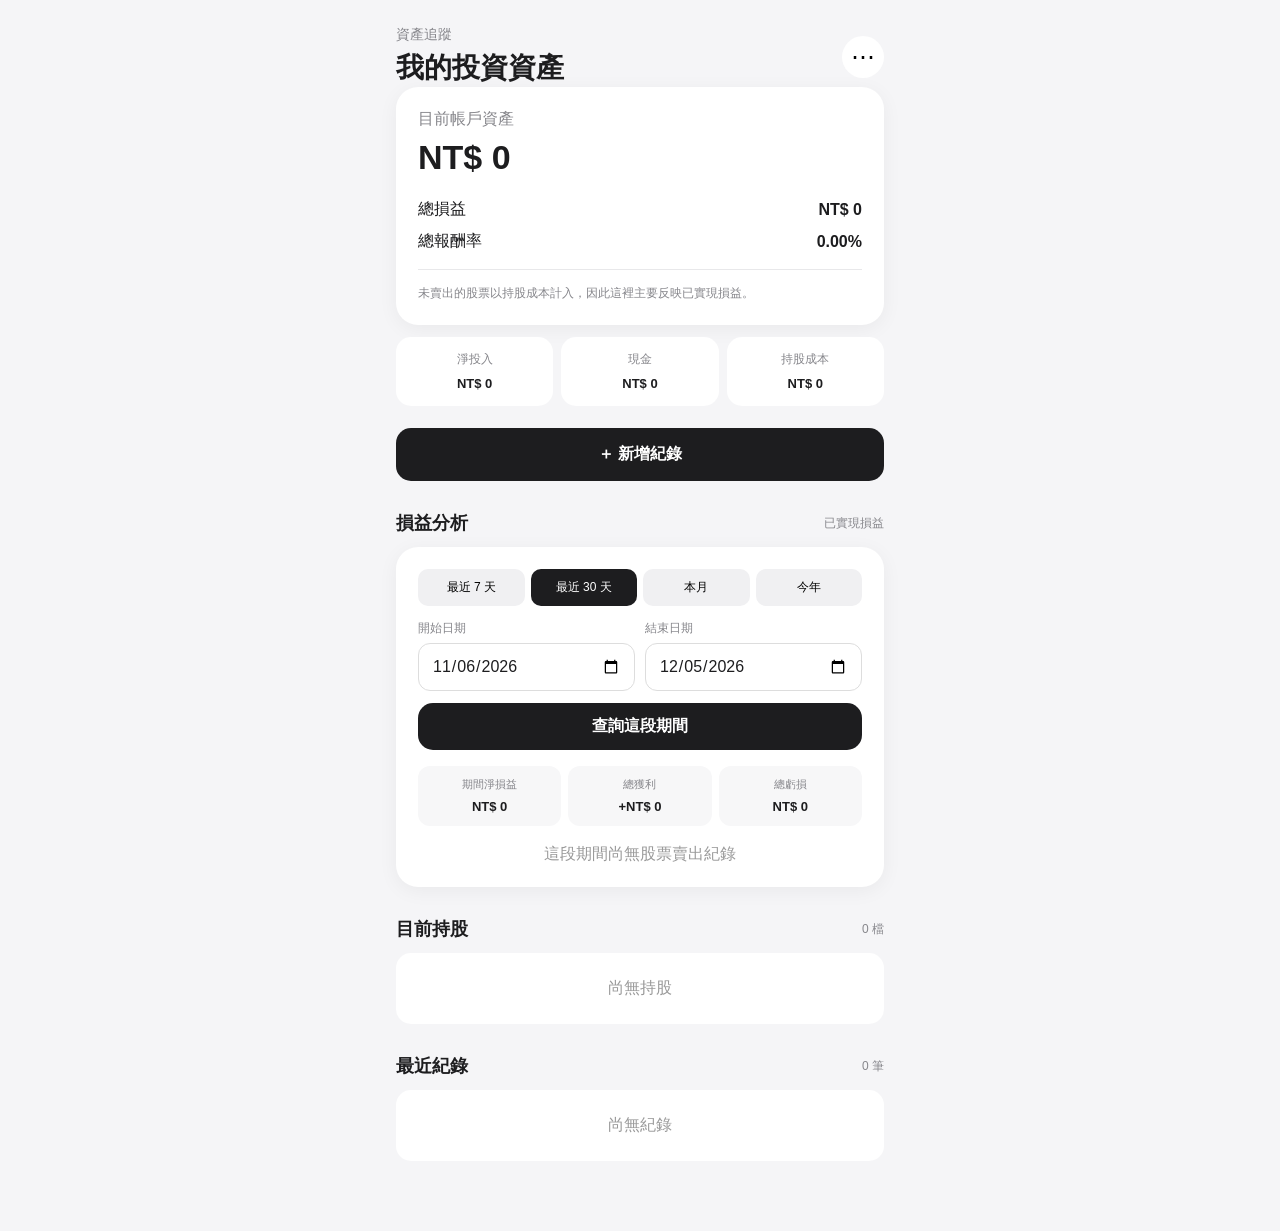
<file: index.html>
<!DOCTYPE html>
<html lang="zh-Hant">
<head>
  <meta charset="UTF-8">
  <meta name="viewport" content="width=device-width, initial-scale=1.0, viewport-fit=cover">
  <meta name="theme-color" content="#f5f5f7">
  <title>我的投資資產</title>
  <link rel="stylesheet" href="style.css?v=5.0.0">
</head>
<body>
<main class="app">
  <header class="page-header">
    <div>
      <p class="subtitle">資產追蹤</p>
      <h1>我的投資資產</h1>
    </div>
    <button id="manageButton" class="icon-button" type="button" aria-label="資料管理">⋯</button>
  </header>

  <section class="total-card">
    <p class="card-label">目前帳戶資產</p>
    <h2 id="totalAssets">NT$ 0</h2>
    <div class="profit-row"><span>總損益</span><strong id="profit">NT$ 0</strong></div>
    <div class="profit-row"><span>總報酬率</span><strong id="returnRate">0.00%</strong></div>
    <p class="valuation-note">未賣出的股票以持股成本計入，因此這裡主要反映已實現損益。</p>
  </section>

  <section class="stats">
    <div class="stat-card"><span>淨投入</span><strong id="netDeposit">NT$ 0</strong></div>
    <div class="stat-card"><span>現金</span><strong id="cash">NT$ 0</strong></div>
    <div class="stat-card"><span>持股成本</span><strong id="stockValue">NT$ 0</strong></div>
  </section>

  <button id="addButton" class="add-button" type="button">＋ 新增紀錄</button>

  <section class="analysis-section">
    <div class="section-title-row">
      <h3>損益分析</h3>
      <span class="section-count">已實現損益</span>
    </div>

    <div class="analysis-card">
      <div class="quick-range">
        <button type="button" class="range-button" data-range="7">最近 7 天</button>
        <button type="button" class="range-button" data-range="30">最近 30 天</button>
        <button type="button" class="range-button" data-range="month">本月</button>
        <button type="button" class="range-button" data-range="year">今年</button>
      </div>

      <div class="date-range">
        <div>
          <label for="analysisStart">開始日期</label>
          <input id="analysisStart" type="date">
        </div>
        <div>
          <label for="analysisEnd">結束日期</label>
          <input id="analysisEnd" type="date">
        </div>
      </div>

      <button id="analyzeButton" class="analyze-button" type="button">查詢這段期間</button>

      <div class="analysis-summary">
        <div><span>期間淨損益</span><strong id="periodNet">NT$ 0</strong></div>
        <div><span>總獲利</span><strong id="periodProfit">NT$ 0</strong></div>
        <div><span>總虧損</span><strong id="periodLoss">NT$ 0</strong></div>
      </div>

      <div id="stockAnalysisList" class="analysis-empty">這段期間尚無股票賣出紀錄</div>
    </div>
  </section>

  <section class="holdings">
    <div class="section-title-row"><h3>目前持股</h3><span id="holdingCount" class="section-count">0 檔</span></div>
    <div id="holdingList" class="empty">尚無持股</div>
  </section>

  <section class="records">
    <div class="section-title-row"><h3>最近紀錄</h3><span id="recordCount" class="section-count">0 筆</span></div>
    <div id="recordList" class="empty">尚無紀錄</div>
  </section>
</main>

<div id="modal" class="modal" aria-hidden="true">
  <div class="modal-content">
    <div class="modal-header">
      <h2 id="modalTitle">新增紀錄</h2>
      <button id="closeButton" class="close-button" type="button">×</button>
    </div>

    <form id="transactionForm">
      <label for="type">類型</label>
      <select id="type" required>
        <option value="deposit">入金</option>
        <option value="withdraw">出金</option>
        <option value="buy">買入股票</option>
        <option value="sell">賣出股票</option>
      </select>

      <div id="stockNameField" class="conditional-field">
        <label for="stockName">股票名稱</label>
        <input id="stockName" type="text" maxlength="40" list="stockSuggestions" autocomplete="off" placeholder="例如：台積電">
        <datalist id="stockSuggestions"></datalist>
      </div>

      <div id="buySharesField" class="conditional-field">
        <label for="buyShares">買入股數</label>
        <input id="buyShares" type="number" min="1" step="1" inputmode="numeric" placeholder="例如：100">
      </div>

      <div id="amountField">
        <label id="amountLabel" for="amount">金額</label>
        <input id="amount" type="number" min="1" step="1" inputmode="numeric" placeholder="例如：50000">
      </div>

      <div id="sellSharesField" class="conditional-field">
        <label for="sellShares">賣出股數</label>
        <input id="sellShares" type="number" min="1" step="1" inputmode="numeric" placeholder="例如：30">
        <p id="sellSharesHint" class="field-hint">可部分賣出，系統會依平均成本計算賣出部分的成本。</p>
      </div>

      <div id="pnlField" class="conditional-field">
        <label>這次是賺錢還是賠錢？</label>
        <div class="pnl-buttons">
          <button id="profitButton" class="pnl-button selected" type="button">賺錢</button>
          <button id="lossButton" class="pnl-button" type="button">賠錢</button>
        </div>
        <label for="pnlAmount">損益金額</label>
        <input id="pnlAmount" type="number" min="0" step="1" inputmode="numeric" placeholder="例如：2500">
        <p class="field-hint">只輸入正數即可，不需要在 iPhone 輸入負號。</p>
      </div>

      <label for="date">日期</label>
      <input id="date" type="date" required>

      <label for="note">備註</label>
      <input id="note" type="text" maxlength="100" placeholder="選填">

      <div id="formError" class="form-error" hidden></div>

      <div class="form-buttons">
        <button id="cancelButton" class="cancel-button" type="button">取消</button>
        <button class="save-button" type="submit">儲存</button>
      </div>
    </form>
  </div>
</div>

<div id="manageModal" class="modal" aria-hidden="true">
  <div class="modal-content">
    <div class="modal-header">
      <h2>資料管理</h2>
      <button id="closeManageButton" class="close-button" type="button">×</button>
    </div>
    <div class="manage-actions">
      <button id="backupButton" class="secondary-button" type="button">備份 JSON</button>
      <button id="csvButton" class="secondary-button" type="button">匯出 CSV</button>
      <button id="importButton" class="secondary-button" type="button">匯入備份</button>
      <input id="importFile" type="file" accept=".json,application/json" hidden>
      <button id="resetButton" class="danger-button" type="button">清空所有資料</button>
    </div>
    <p class="field-hint">資料保存在這台裝置的瀏覽器中，建議定期下載 JSON 備份。</p>
  </div>
</div>

<div id="toast" class="toast" role="status" aria-live="polite"></div>
<script src="app.js?v=5.0.0"></script>
</body>
</html>
</file>
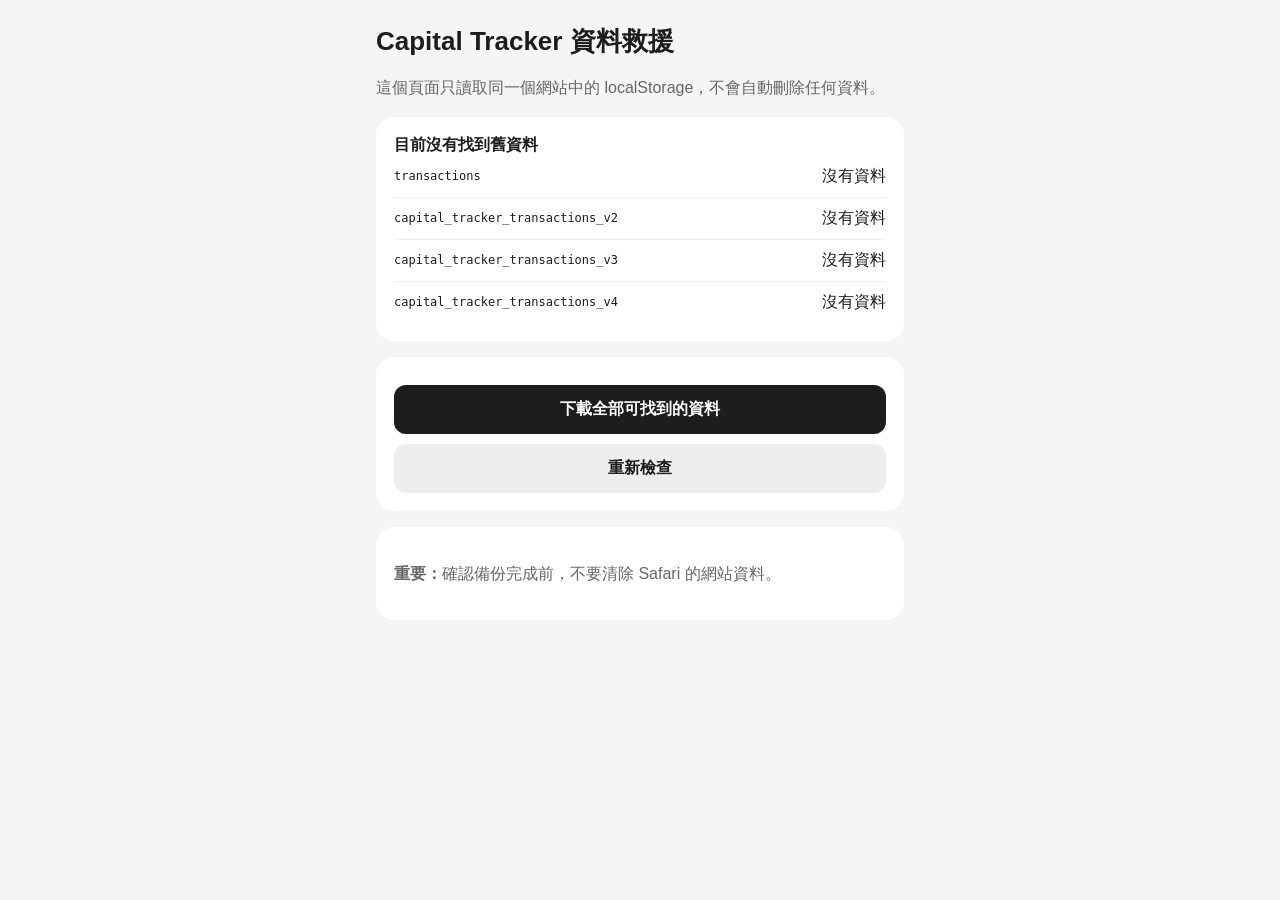
<file: recovery.html>
<!DOCTYPE html>
<html lang="zh-Hant">
<head>
<meta charset="UTF-8">
<meta name="viewport" content="width=device-width, initial-scale=1.0, viewport-fit=cover">
<title>Capital Tracker 資料救援</title>
<style>
*{box-sizing:border-box}body{margin:0;font-family:-apple-system,BlinkMacSystemFont,"Segoe UI",sans-serif;background:#f5f5f7;color:#1d1d1f}
main{max-width:560px;margin:0 auto;padding:24px 16px 60px}h1{font-size:26px;margin:0 0 10px}p{line-height:1.6;color:#666}
.card{background:#fff;border-radius:18px;padding:18px;margin-top:16px}.row{display:flex;justify-content:space-between;gap:12px;padding:10px 0;border-bottom:1px solid #eee}
.row:last-child{border-bottom:none}code{font-size:12px;word-break:break-all}button{width:100%;padding:14px;border:0;border-radius:12px;margin-top:10px;font-size:16px;font-weight:700}
.primary{background:#1d1d1f;color:#fff}.secondary{background:#eee;color:#1d1d1f}#status{font-weight:700}
</style>
</head>
<body>
<main>
<h1>Capital Tracker 資料救援</h1>
<p>這個頁面只讀取同一個網站中的 localStorage，不會自動刪除任何資料。</p>
<div class="card"><div id="status">正在檢查...</div><div id="results"></div></div>
<div class="card">
<button class="primary" id="downloadAll">下載全部可找到的資料</button>
<button class="secondary" id="refresh">重新檢查</button>
</div>
<div class="card"><p><strong>重要：</strong>確認備份完成前，不要清除 Safari 的網站資料。</p></div>
<script>
const keys=["transactions","capital_tracker_transactions_v2","capital_tracker_transactions_v3","capital_tracker_transactions_v4"];
function inspect(){
 const results=document.getElementById("results"), status=document.getElementById("status");
 results.innerHTML=""; let found=0;
 for(const key of keys){
   const raw=localStorage.getItem(key); let count=0, valid=false;
   if(raw!==null){found++; try{const p=JSON.parse(raw); count=Array.isArray(p)?p.length:(p&&Array.isArray(p.transactions)?p.transactions.length:0); valid=true;}catch(e){}}
   const row=document.createElement("div"); row.className="row";
   row.innerHTML=`<div><code>${key}</code></div><div>${raw===null?"沒有資料":(valid?count+" 筆":"有內容")}</div>`;
   results.appendChild(row);
 }
 status.textContent=found>0?`找到 ${found} 組儲存資料`:"目前沒有找到舊資料";
}
function downloadAll(){
 const backup={exportedAt:new Date().toISOString(),origin:location.origin,localStorage:{}};
 for(const key of keys){const raw=localStorage.getItem(key); if(raw!==null) backup.localStorage[key]=raw;}
 const blob=new Blob([JSON.stringify(backup,null,2)],{type:"application/json;charset=utf-8"});
 const url=URL.createObjectURL(blob), a=document.createElement("a");
 a.href=url; a.download="capital-tracker-recovery-backup.json"; document.body.appendChild(a); a.click(); a.remove();
 setTimeout(()=>URL.revokeObjectURL(url),1000);
}
document.getElementById("downloadAll").addEventListener("click",downloadAll);
document.getElementById("refresh").addEventListener("click",inspect);
inspect();
</script>
</main>
</body>
</html>
</file>
<file: style.css>
*{box-sizing:border-box}
:root{--bg:#f5f5f7;--card:#fff;--text:#1d1d1f;--muted:#86868b;--border:#e8e8ea;--positive:#d70015;--negative:#16833b}
html,body{margin:0;min-height:100%;background:var(--bg);color:var(--text);font-family:-apple-system,BlinkMacSystemFont,"Segoe UI","Noto Sans TC",sans-serif;-webkit-text-size-adjust:100%}
button,input,select{font:inherit}button{touch-action:manipulation}.app{width:100%;max-width:520px;margin:auto;padding:calc(26px + env(safe-area-inset-top)) 16px calc(70px + env(safe-area-inset-bottom))}
.page-header,.section-title-row,.profit-row{display:flex;justify-content:space-between;align-items:center;gap:12px}.subtitle{margin:0;color:var(--muted);font-size:14px}h1{margin:5px 0 0;font-size:28px}h3{margin:0;font-size:18px}.icon-button{width:42px;height:42px;border:0;border-radius:50%;background:#fff;font-size:24px;cursor:pointer}
.total-card,.analysis-card{background:#fff;border-radius:22px;padding:22px;box-shadow:0 4px 20px rgba(0,0,0,.05)}.card-label{margin:0;color:var(--muted)}.total-card h2{margin:8px 0 22px;font-size:34px}.profit-row{margin-top:11px}.valuation-note{border-top:1px solid var(--border);padding-top:14px;margin:17px 0 0;color:var(--muted);font-size:12px;line-height:1.6}
.stats{display:grid;grid-template-columns:repeat(3,minmax(0,1fr));gap:8px;margin-top:12px}.stat-card{background:#fff;border-radius:15px;padding:14px 7px;text-align:center;min-width:0}.stat-card span{display:block;color:var(--muted);font-size:12px;margin-bottom:6px}.stat-card strong{font-size:13px;overflow-wrap:anywhere}
.add-button,.analyze-button{width:100%;border:0;border-radius:15px;padding:16px;background:#1d1d1f;color:#fff;font-weight:700;font-size:16px;cursor:pointer}.add-button{margin-top:22px}
.analysis-section,.holdings,.records{margin-top:30px}.section-title-row{margin-bottom:12px}.section-count{font-size:12px;color:var(--muted)}
.quick-range{display:grid;grid-template-columns:repeat(4,1fr);gap:6px}.range-button{border:0;border-radius:10px;padding:10px 4px;background:#f0f0f2;font-size:12px;cursor:pointer}.range-button.active{background:#1d1d1f;color:#fff}
.date-range{display:grid;grid-template-columns:1fr 1fr;gap:10px;margin-top:14px}.date-range label{display:block;font-size:12px;color:var(--muted);margin-bottom:6px}.date-range input,form input,form select{display:block;width:100%;max-width:100%;min-width:0;border:1px solid #ddd;border-radius:12px;padding:13px;background:#fff;color:var(--text);font-size:16px}
input[type=date]{width:100%;max-width:100%;min-width:0;-webkit-appearance:none;appearance:none}.analyze-button{margin-top:12px;padding:13px}
.analysis-summary{display:grid;grid-template-columns:repeat(3,minmax(0,1fr));gap:7px;margin-top:16px}.analysis-summary div{background:#f7f7f8;border-radius:12px;padding:11px 6px;text-align:center;min-width:0}.analysis-summary span{display:block;font-size:11px;color:var(--muted);margin-bottom:5px}.analysis-summary strong{font-size:13px;overflow-wrap:anywhere}
.analysis-empty,.empty{padding:25px;text-align:center;color:#999;background:#fff;border-radius:15px}.analysis-empty{padding:18px 0 0;background:transparent}
.stock-analysis-list{margin-top:15px;border-top:1px solid var(--border)}.stock-analysis-item{padding:14px 0;border-bottom:1px solid var(--border)}.stock-analysis-head{display:flex;justify-content:space-between;gap:12px}.stock-analysis-name{font-weight:700}.stock-analysis-meta{font-size:12px;color:var(--muted);margin-top:4px}.stock-analysis-numbers{display:grid;grid-template-columns:repeat(3,1fr);gap:6px;margin-top:10px;font-size:12px}.stock-analysis-numbers div{background:#f7f7f8;border-radius:9px;padding:8px;text-align:center}.stock-analysis-numbers span{display:block;color:var(--muted);font-size:10px;margin-bottom:3px}
.positive{color:var(--positive)!important}.negative{color:var(--negative)!important}
.holding-list,.record-list{background:#fff;border-radius:15px;overflow:hidden}.holding-item,.record-item{display:flex;justify-content:space-between;gap:12px;padding:15px;border-bottom:1px solid var(--border)}.holding-item:last-child,.record-item:last-child{border-bottom:0}.holding-meta,.record-info p{font-size:12px;color:var(--muted);margin:4px 0 0;line-height:1.5}.record-info{min-width:0;flex:1}.record-right{flex-shrink:0;text-align:right}.record-actions{display:flex;justify-content:flex-end;gap:5px;margin-top:7px}.edit-button,.delete-button{border:0;border-radius:8px;padding:6px 8px;font-size:11px}.edit-button{background:#e9eefc;color:#2457d6}.delete-button{background:#f2f2f2;color:#d70015}
.modal{display:none;position:fixed;inset:0;z-index:1000;background:rgba(0,0,0,.42);padding:calc(12px + env(safe-area-inset-top)) 12px calc(12px + env(safe-area-inset-bottom));align-items:center;justify-content:center;overflow:auto}.modal.show{display:flex}.modal-content{width:100%;max-width:430px;max-height:calc(100dvh - 24px);overflow:auto;background:#fff;border-radius:22px;padding:22px}.modal-header{display:flex;justify-content:space-between;align-items:center}.modal-header h2{margin:0}.close-button{border:0;background:transparent;font-size:28px;padding:6px 10px}form label{display:block;margin:15px 0 6px;font-size:14px;font-weight:600}.conditional-field{display:none}.field-hint{font-size:12px;color:var(--muted);line-height:1.5;margin:7px 0 0}.pnl-buttons,.form-buttons,.manage-actions{display:grid;grid-template-columns:1fr 1fr;gap:9px}.pnl-button{border:1px solid #ddd;background:#fff;border-radius:11px;padding:12px;font-weight:700}.pnl-button.selected{background:#1d1d1f;color:#fff;border-color:#1d1d1f}.form-error{margin-top:14px;padding:11px;border-radius:10px;background:#fff0f1;color:#b00020;font-size:13px}.form-buttons{margin-top:22px}.cancel-button,.save-button,.secondary-button,.danger-button{border:0;border-radius:11px;padding:13px;font-weight:700}.cancel-button,.secondary-button{background:#eee}.save-button{background:#1d1d1f;color:#fff}.danger-button{grid-column:1/-1;background:#fff0f1;color:#b00020}.toast{position:fixed;z-index:2000;left:50%;bottom:calc(22px + env(safe-area-inset-bottom));transform:translate(-50%,15px);opacity:0;background:rgba(29,29,31,.92);color:#fff;border-radius:999px;padding:10px 14px;font-size:13px;pointer-events:none;transition:.2s}.toast.show{opacity:1;transform:translate(-50%,0)}
@media(max-width:390px){.app{padding-left:13px;padding-right:13px}.quick-range{grid-template-columns:1fr 1fr}.date-range{grid-template-columns:1fr}.analysis-summary{grid-template-columns:1fr}.stock-analysis-numbers{grid-template-columns:1fr 1fr 1fr}.modal-content{padding:18px}}
</file>
